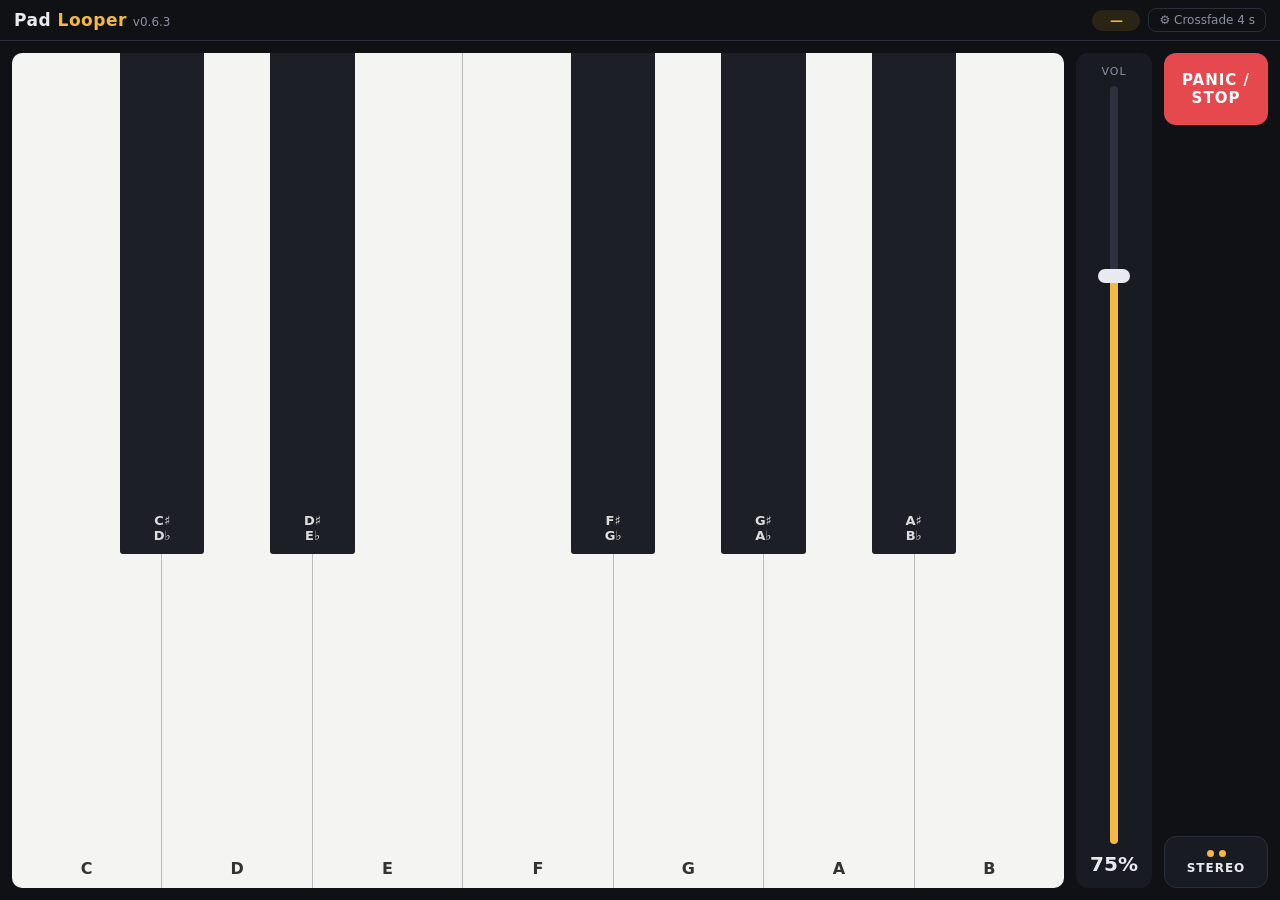
<file: index.html>
<!DOCTYPE html>
<html lang="en">
<head>
  <!-- Pad Looper: worship pad player. 12 keys, looping pads, crossfades, offline-capable. -->
  <meta charset="utf-8">
  <meta name="viewport" content="width=device-width, initial-scale=1, viewport-fit=cover">
  <meta name="theme-color" content="#0f1115">
  <!-- Declares the page as already dark, so browser auto-dark modes don't recolour it (e.g. white keys) -->
  <meta name="color-scheme" content="dark">
  <meta name="mobile-web-app-capable" content="yes">
  <meta name="apple-mobile-web-app-capable" content="yes">
  <meta name="apple-mobile-web-app-status-bar-style" content="black-translucent">
  <meta name="apple-mobile-web-app-title" content="Pad Looper">
  <meta name="description" content="Looping worship pads in all 12 keys, with crossfades.">
  <title>Pad Looper</title>
  <link rel="manifest" href="manifest.webmanifest">
  <link rel="icon" href="icons/icon.svg" type="image/svg+xml">
  <link rel="apple-touch-icon" sizes="180x180" href="icons/apple-touch-icon.png">
  <link rel="stylesheet" href="css/style.css">
  <script type="module" src="js/main.js"></script>
</head>
<body>
  <div class="app">
    <header class="topbar">
      <div class="brand">
        <h1 class="app-title">Pad <span>Looper</span></h1>
        <span class="app-version">v0.6.3</span> <!-- bump with CHANGELOG.md on each release -->
      </div>
      <div class="topbar-right">
        <span id="now-playing" class="now-playing" title="Now playing">—</span>
        <button id="settings-button" class="settings-button" aria-label="Settings">
          ⚙ <span class="long-label">Crossfade </span><span id="settings-crossfade-label">4 s</span>
        </button>
      </div>
    </header>

    <main class="main">
      <div id="keyboard" class="keyboard" aria-label="Keys"></div>

      <aside class="side">
        <button id="panic" class="panic" aria-label="Panic: stop all sound">PANIC /<br>STOP</button>
        <div class="volume">
          <small>Vol</small>
          <div id="volume-slider" class="v-slider" role="slider" tabindex="0" aria-label="Volume"
               aria-valuemin="0" aria-valuemax="100" aria-orientation="vertical">
            <div class="v-slider-fill"></div>
            <div class="v-slider-thumb"></div>
          </div>
          <span id="volume-label" class="volume-label">75%</span>
        </div>
        <button id="output-toggle" class="output-toggle" data-mode="stereo">
          <span class="dots"><i></i><i></i></span>
          <span class="mode-label">STEREO</span>
        </button>
      </aside>
    </main>
  </div>

  <dialog id="settings-dialog" class="settings-dialog">
    <form method="dialog">
      <header class="dialog-header">
        <h2>Settings</h2>
        <button class="close-button" aria-label="Close">✕</button>
      </header>

      <section>
        <label for="crossfade-input">Crossfade <output id="crossfade-value">4 s</output></label>
        <input id="crossfade-input" type="range" min="0" max="20" step="0.5" value="4">
        <p class="hint">Also used when starting from silence and fading out.</p>
      </section>

      <section>
        <h3>Offline</h3>
        <p id="offline-status" class="hint">Checking…</p>
        <button id="offline-button" type="button" class="primary-button">Download for offline</button>
        <progress id="offline-progress" max="1" value="0" hidden></progress>
        <p class="hint">Tip: add Pad Looper to your home screen so saved pads aren't cleared by the browser.</p>
      </section>

      <section>
        <h3>Credits</h3>
        <p class="hint">Pads by <a href="https://pixabay.com/users/arisen_worship-49256057" target="_blank" rel="noopener">Arisen Worship</a> on Pixabay. Thank you!</p>
        <p class="hint">Pad Looper © 2026 Tim Koh, licensed under <a href="https://creativecommons.org/licenses/by-nc-sa/4.0/" target="_blank" rel="noopener">CC BY-NC-SA 4.0</a>. Free to share with credit; not for sale.</p>
      </section>
    </form>
  </dialog>

  <div id="toast" class="toast" role="status" aria-live="polite"></div>
</body>
</html>
</file>
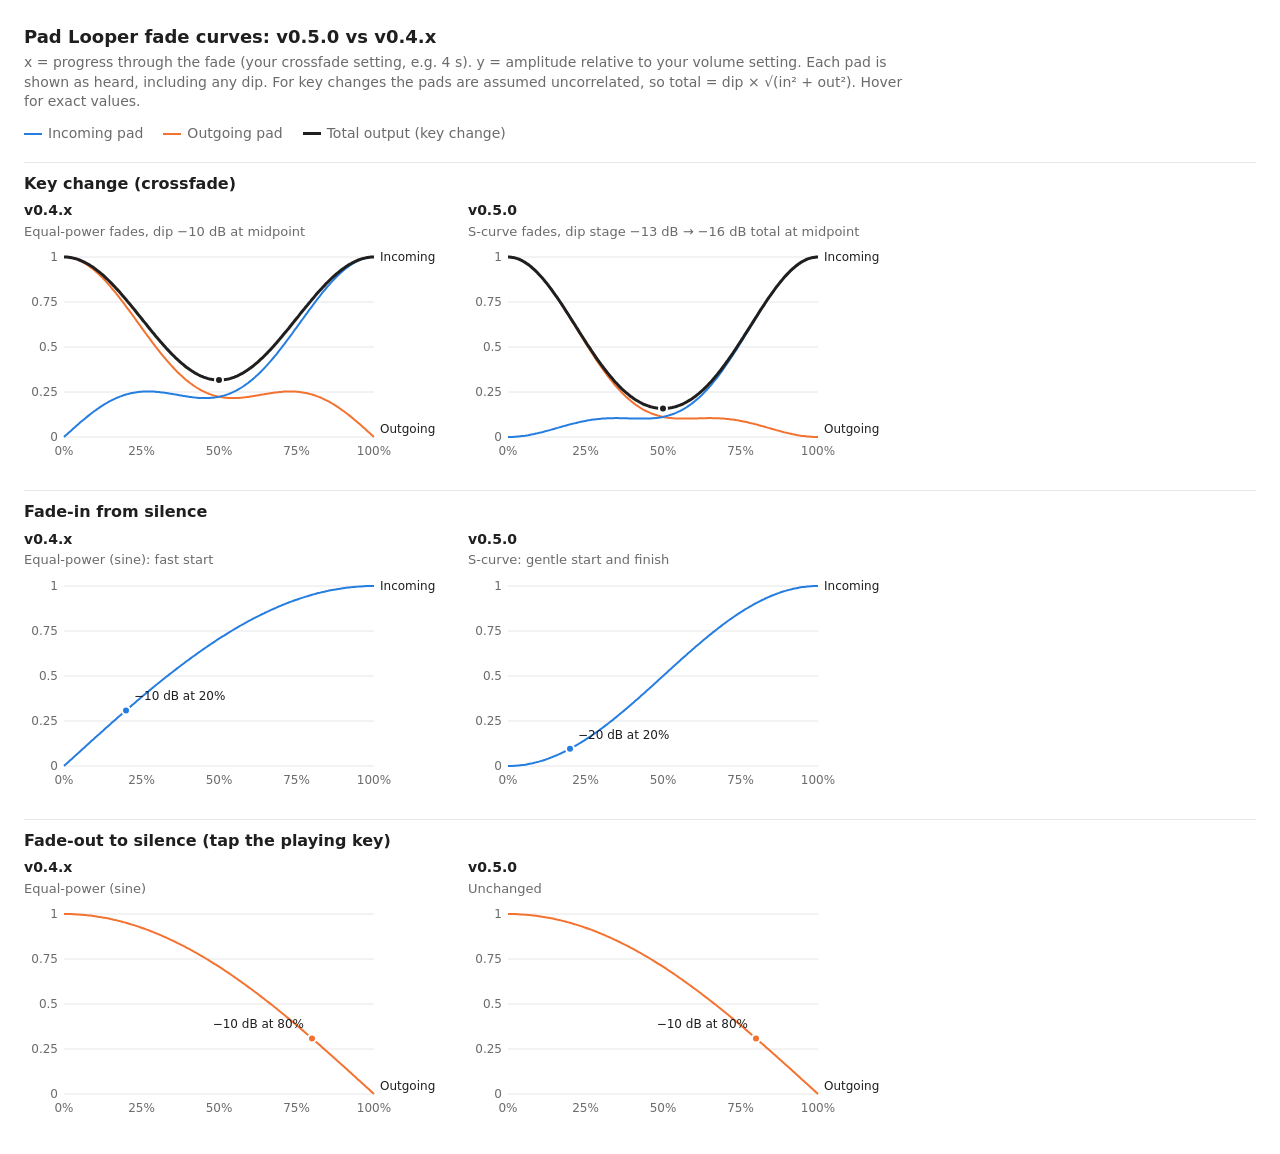
<file: docs/fade-curves-v0.5.0.html>
<!doctype html>
<!-- fade-curves-v0.5.0.html — Design reference: Pad Looper fade envelopes in v0.5.0 vs v0.4.x, per fade type. -->
<html lang="en">
<head>
<meta charset="utf-8">
<title>Pad Looper fade curves (v0.5.0)</title>
<style>
  :root {
    --surface: #ffffff; --text-primary: #1f1f1f; --text-secondary: #6b6b6b; --grid: #e6e6e6;
    --series-in: #257de0; --series-out: #f47230; --series-total: #1f1f1f;
  }
  body { margin: 0; padding: 24px; background: var(--surface); color: var(--text-primary);
         font: 14px/1.4 system-ui, -apple-system, "Segoe UI", sans-serif; }
  h1 { font-size: 18px; margin: 0 0 4px; }
  .sub { color: var(--text-secondary); margin: 0 0 12px; max-width: 900px; }
  .legend { display: flex; gap: 20px; margin-bottom: 8px; color: var(--text-secondary); }
  .legend span { display: inline-flex; align-items: center; gap: 6px; }
  .legend i { width: 18px; height: 0; border-top: 2px solid; display: inline-block; }
  section { margin-top: 18px; }
  section > h2 { font-size: 16px; margin: 0 0 6px; padding-top: 10px; border-top: 1px solid var(--grid); }
  .panels { display: flex; gap: 24px; flex-wrap: wrap; }
  .panel h3 { font-size: 14px; margin: 0 0 2px; }
  .panel p { margin: 0 0 6px; color: var(--text-secondary); font-size: 13px; }
  svg { overflow: visible; }
  svg text { fill: var(--text-secondary); font-size: 12px; }
  .label { fill: var(--text-primary); font-size: 12px; }
  .tip { position: fixed; pointer-events: none; background: #fff; border: 1px solid #ccc; border-radius: 6px;
         padding: 6px 8px; font-size: 12px; display: none; }
</style>
</head>
<body>
<h1>Pad Looper fade curves: v0.5.0 vs v0.4.x</h1>
<p class="sub">x = progress through the fade (your crossfade setting, e.g. 4 s). y = amplitude relative to your volume setting. Each pad is shown as heard, including any dip. For key changes the pads are assumed uncorrelated, so total = dip × √(in² + out²). Hover for exact values.</p>
<div class="legend">
  <span><i style="border-color:var(--series-in)"></i>Incoming pad</span>
  <span><i style="border-color:var(--series-out)"></i>Outgoing pad</span>
  <span><i style="border-color:var(--series-total);border-top-width:3px"></i>Total output (key change)</span>
</div>
<div id="rows"></div>
<div class="tip" id="tip"></div>
<script>
/** Envelope models matching js/audioEngine.js in v0.4.x and v0.5.0. */
const db = a => 20 * Math.log10(Math.max(a, 1e-6));
const fromDb = d => 10 ** (d / 20);
const ease = t => (1 - Math.cos(t * Math.PI)) / 2;
const sineIn = t => Math.sin(t * Math.PI / 2);
const sineOut = t => Math.cos(t * Math.PI / 2);
const dip = (t, low) => t < 0.5 ? 1 + (low - 1) * ease(t * 2) : low + (1 - low) * ease(t * 2 - 1);

const ROWS = [
  { title: 'Key change (crossfade)', panels: [
    { title: 'v0.4.x', note: 'Equal-power fades, dip −10 dB at midpoint',
      inc: sineIn, out: sineOut, low: fromDb(-10), marks: [0.5] },
    { title: 'v0.5.0', note: 'S-curve fades, dip stage −13 dB → −16 dB total at midpoint',
      inc: ease, out: t => 1 - ease(t), low: fromDb(-13), marks: [0.5] },
  ] },
  { title: 'Fade-in from silence', panels: [
    { title: 'v0.4.x', note: 'Equal-power (sine): fast start', inc: sineIn, marks: [0.2] },
    { title: 'v0.5.0', note: 'S-curve: gentle start and finish', inc: ease, marks: [0.2] },
  ] },
  { title: 'Fade-out to silence (tap the playing key)', panels: [
    { title: 'v0.4.x', note: 'Equal-power (sine)', out: sineOut, marks: [0.8] },
    { title: 'v0.5.0', note: 'Unchanged', out: sineOut, marks: [0.8] },
  ] },
];

const W = 420, H = 220, M = { l: 40, r: 70, t: 10, b: 30 };
const x = t => M.l + t * (W - M.l - M.r);
const y = a => M.t + (1 - a) * (H - M.t - M.b);
const N = 200;
const tip = document.getElementById('tip');
const fmt = a => `${a.toFixed(2)} (${a > 1e-5 ? db(a).toFixed(1) + ' dB' : 'silent'})`;

/** Samples one panel's envelopes at N+1 points. */
function sample(model) {
  const isKeyChange = model.inc && model.out;
  return Array.from({ length: N + 1 }, (_, i) => {
    const t = i / N, d = isKeyChange ? dip(t, model.low) : 1;
    const inc = model.inc ? model.inc(t) : 0, out = model.out ? model.out(t) : 0;
    return { t, inc: inc * d, out: out * d, total: d * Math.hypot(inc, out) };
  });
}

/** Builds one panel's SVG and hover behaviour. */
function renderPanel(model) {
  const pts = sample(model);
  const isKeyChange = model.inc && model.out;
  const path = key => pts.map((p, i) => `${i ? 'L' : 'M'}${x(p.t).toFixed(1)},${y(p[key]).toFixed(1)}`).join('');
  const grid = [0, 0.25, 0.5, 0.75, 1].map(a =>
    `<line x1="${M.l}" x2="${W - M.r}" y1="${y(a)}" y2="${y(a)}" stroke="var(--grid)"/>` +
    `<text x="${M.l - 6}" y="${y(a) + 4}" text-anchor="end">${a}</text>`).join('');
  const xTicks = [0, 0.25, 0.5, 0.75, 1].map(t =>
    `<text x="${x(t)}" y="${H - M.b + 18}" text-anchor="middle">${t * 100}%</text>`).join('');
  const lines = [
    model.out && `<path d="${path('out')}" fill="none" stroke="var(--series-out)" stroke-width="2"/>`,
    model.inc && `<path d="${path('inc')}" fill="none" stroke="var(--series-in)" stroke-width="2"/>`,
    isKeyChange && `<path d="${path('total')}" fill="none" stroke="var(--series-total)" stroke-width="3"/>`,
  ].filter(Boolean).join('');
  const marks = model.marks.map(t => {
    const p = pts[Math.round(t * N)], a = p.total;
    const color = isKeyChange ? 'var(--series-total)' : model.inc ? 'var(--series-in)' : 'var(--series-out)';
    const below = !isKeyChange && a > 0.5;
    const dot = `<circle cx="${x(t)}" cy="${y(a)}" r="4" fill="${color}" stroke="#fff" stroke-width="2"/>`;
    if (isKeyChange) return dot;
    return dot +
      `<text class="label" x="${x(t) + (isKeyChange ? 0 : model.inc ? 8 : -8)}" y="${y(a) + (below ? 18 : -10)}"` +
      ` text-anchor="${isKeyChange ? 'middle' : model.inc ? 'start' : 'end'}">${db(a).toFixed(0).replace('-', '−')} dB at ${t * 100}%</text>`;
  }).join('');
  const endLabels = [
    model.inc && `<text class="label" x="${x(1) + 6}" y="${y(1) + 4}">Incoming</text>`,
    model.out && `<text class="label" x="${x(1) + 6}" y="${y(0) - 4}">Outgoing</text>`,
  ].filter(Boolean).join('');

  const panel = document.createElement('div');
  panel.className = 'panel';
  panel.innerHTML = `<h3>${model.title}</h3><p>${model.note}</p>
    <svg width="${W}" height="${H}" role="img" aria-label="${model.title}: ${model.note}">
      ${grid}${xTicks}${lines}${marks}${endLabels}
      <line class="cross" y1="${M.t}" y2="${H - M.b}" stroke="#999" stroke-dasharray="3 3" visibility="hidden"/>
      <rect x="${M.l}" y="${M.t}" width="${W - M.l - M.r}" height="${H - M.t - M.b}" fill="transparent"/>
    </svg>`;

  const svg = panel.querySelector('svg'), cross = panel.querySelector('.cross');
  svg.addEventListener('pointermove', e => {
    const r = svg.getBoundingClientRect();
    const t = Math.min(1, Math.max(0, (e.clientX - r.left - M.l) / (W - M.l - M.r)));
    const p = pts[Math.round(t * N)];
    cross.setAttribute('x1', x(p.t)); cross.setAttribute('x2', x(p.t)); cross.setAttribute('visibility', 'visible');
    tip.style.display = 'block'; tip.style.left = `${e.clientX + 12}px`; tip.style.top = `${e.clientY + 12}px`;
    tip.innerHTML = [`<b>${(p.t * 100).toFixed(0)}%</b>`,
      model.inc && `Incoming ${fmt(p.inc)}`, model.out && `Outgoing ${fmt(p.out)}`,
      isKeyChange && `Total ${fmt(p.total)}`].filter(Boolean).join('<br>');
  });
  svg.addEventListener('pointerleave', () => { tip.style.display = 'none'; cross.setAttribute('visibility', 'hidden'); });
  return panel;
}

for (const row of ROWS) {
  const section = document.createElement('section');
  section.innerHTML = `<h2>${row.title}</h2><div class="panels"></div>`;
  row.panels.forEach(model => section.querySelector('.panels').appendChild(renderPanel(model)));
  document.getElementById('rows').appendChild(section);
}
</script>
</body>
</html>
</file>
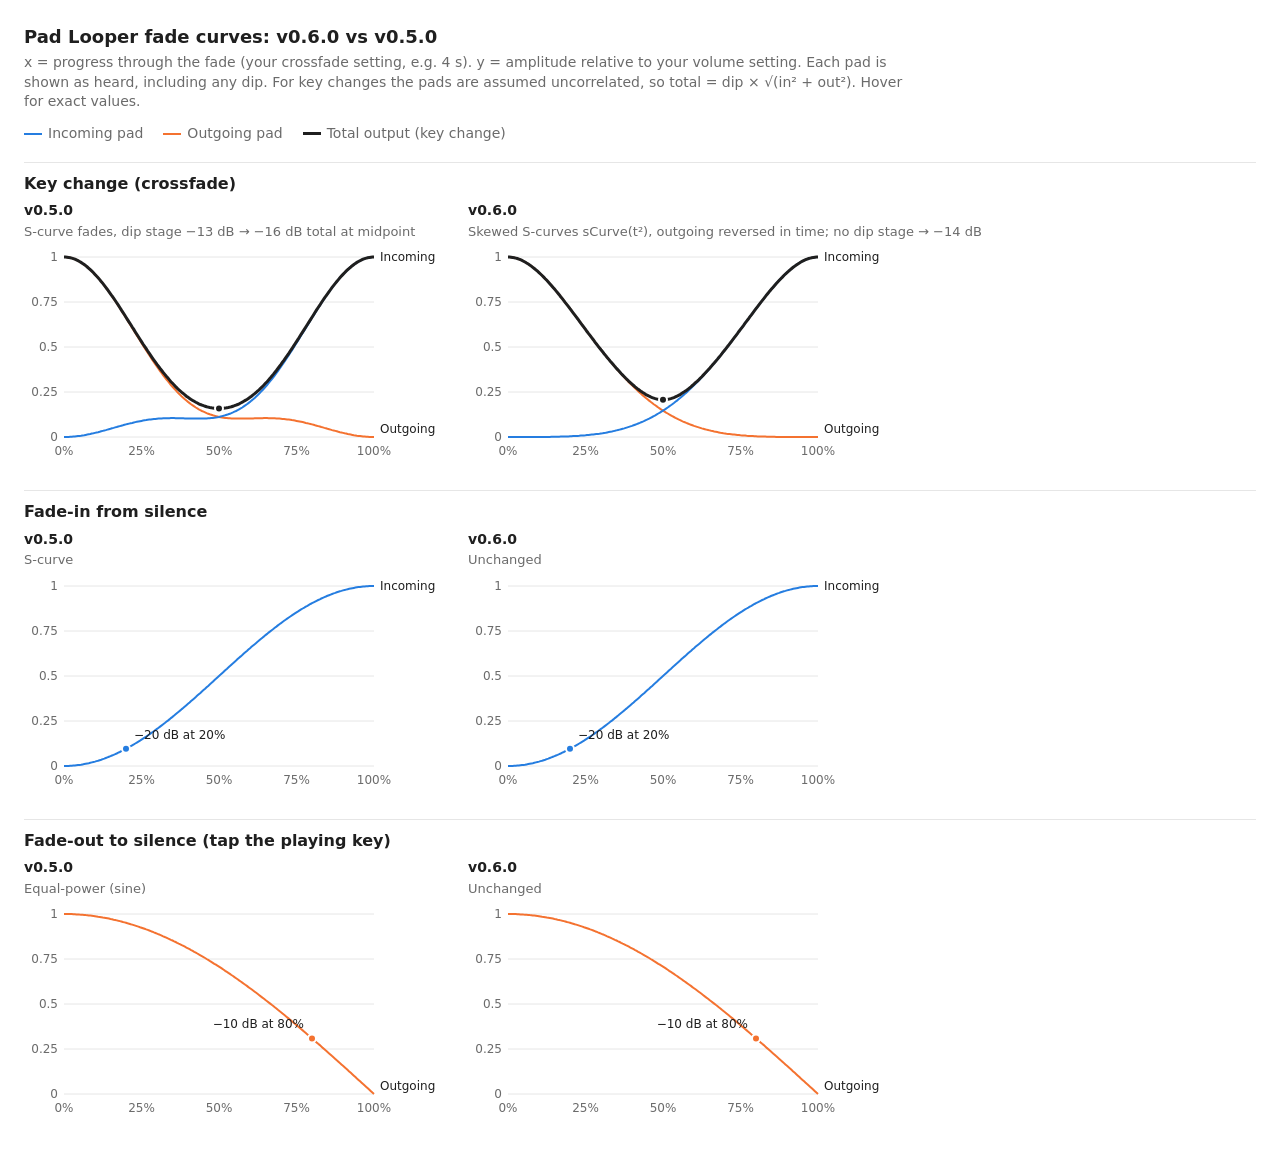
<file: docs/fade-curves-v0.6.0.html>
<!doctype html>
<!-- fade-curves-v0.6.0.html — Design reference: Pad Looper fade envelopes in v0.6.0 vs v0.5.0, per fade type. -->
<html lang="en">
<head>
<meta charset="utf-8">
<title>Pad Looper fade curves (v0.6.0)</title>
<style>
  :root {
    --surface: #ffffff; --text-primary: #1f1f1f; --text-secondary: #6b6b6b; --grid: #e6e6e6;
    --series-in: #257de0; --series-out: #f47230; --series-total: #1f1f1f;
  }
  body { margin: 0; padding: 24px; background: var(--surface); color: var(--text-primary);
         font: 14px/1.4 system-ui, -apple-system, "Segoe UI", sans-serif; }
  h1 { font-size: 18px; margin: 0 0 4px; }
  .sub { color: var(--text-secondary); margin: 0 0 12px; max-width: 900px; }
  .legend { display: flex; gap: 20px; margin-bottom: 8px; color: var(--text-secondary); }
  .legend span { display: inline-flex; align-items: center; gap: 6px; }
  .legend i { width: 18px; height: 0; border-top: 2px solid; display: inline-block; }
  section { margin-top: 18px; }
  section > h2 { font-size: 16px; margin: 0 0 6px; padding-top: 10px; border-top: 1px solid var(--grid); }
  .panels { display: flex; gap: 24px; flex-wrap: wrap; }
  .panel h3 { font-size: 14px; margin: 0 0 2px; }
  .panel p { margin: 0 0 6px; color: var(--text-secondary); font-size: 13px; }
  svg { overflow: visible; }
  svg text { fill: var(--text-secondary); font-size: 12px; }
  .label { fill: var(--text-primary); font-size: 12px; }
  .tip { position: fixed; pointer-events: none; background: #fff; border: 1px solid #ccc; border-radius: 6px;
         padding: 6px 8px; font-size: 12px; display: none; }
</style>
</head>
<body>
<h1>Pad Looper fade curves: v0.6.0 vs v0.5.0</h1>
<p class="sub">x = progress through the fade (your crossfade setting, e.g. 4 s). y = amplitude relative to your volume setting. Each pad is shown as heard, including any dip. For key changes the pads are assumed uncorrelated, so total = dip × √(in² + out²). Hover for exact values.</p>
<div class="legend">
  <span><i style="border-color:var(--series-in)"></i>Incoming pad</span>
  <span><i style="border-color:var(--series-out)"></i>Outgoing pad</span>
  <span><i style="border-color:var(--series-total);border-top-width:3px"></i>Total output (key change)</span>
</div>
<div id="rows"></div>
<div class="tip" id="tip"></div>
<script>
/** Envelope models matching js/audioEngine.js in v0.5.0 and v0.6.0. */
const db = a => 20 * Math.log10(Math.max(a, 1e-6));
const fromDb = d => 10 ** (d / 20);
const ease = t => (1 - Math.cos(t * Math.PI)) / 2;
const sineIn = t => Math.sin(t * Math.PI / 2);
const sineOut = t => Math.cos(t * Math.PI / 2);
const dip = (t, low) => t < 0.5 ? 1 + (low - 1) * ease(t * 2) : low + (1 - low) * ease(t * 2 - 1);

const skewed = t => ease(t * t);
const ROWS = [
  { title: 'Key change (crossfade)', panels: [
    { title: 'v0.5.0', note: 'S-curve fades, dip stage −13 dB → −16 dB total at midpoint',
      inc: ease, out: t => 1 - ease(t), low: fromDb(-13), marks: [0.5] },
    { title: 'v0.6.0', note: 'Skewed S-curves sCurve(t²), outgoing reversed in time; no dip stage → −14 dB',
      inc: skewed, out: t => skewed(1 - t), low: 1, marks: [0.5] },
  ] },
  { title: 'Fade-in from silence', panels: [
    { title: 'v0.5.0', note: 'S-curve', inc: ease, marks: [0.2] },
    { title: 'v0.6.0', note: 'Unchanged', inc: ease, marks: [0.2] },
  ] },
  { title: 'Fade-out to silence (tap the playing key)', panels: [
    { title: 'v0.5.0', note: 'Equal-power (sine)', out: sineOut, marks: [0.8] },
    { title: 'v0.6.0', note: 'Unchanged', out: sineOut, marks: [0.8] },
  ] },
];

const W = 420, H = 220, M = { l: 40, r: 70, t: 10, b: 30 };
const x = t => M.l + t * (W - M.l - M.r);
const y = a => M.t + (1 - a) * (H - M.t - M.b);
const N = 200;
const tip = document.getElementById('tip');
const fmt = a => `${a.toFixed(2)} (${a > 1e-5 ? db(a).toFixed(1) + ' dB' : 'silent'})`;

/** Samples one panel's envelopes at N+1 points. */
function sample(model) {
  const isKeyChange = model.inc && model.out;
  return Array.from({ length: N + 1 }, (_, i) => {
    const t = i / N, d = isKeyChange ? dip(t, model.low) : 1;
    const inc = model.inc ? model.inc(t) : 0, out = model.out ? model.out(t) : 0;
    return { t, inc: inc * d, out: out * d, total: d * Math.hypot(inc, out) };
  });
}

/** Builds one panel's SVG and hover behaviour. */
function renderPanel(model) {
  const pts = sample(model);
  const isKeyChange = model.inc && model.out;
  const path = key => pts.map((p, i) => `${i ? 'L' : 'M'}${x(p.t).toFixed(1)},${y(p[key]).toFixed(1)}`).join('');
  const grid = [0, 0.25, 0.5, 0.75, 1].map(a =>
    `<line x1="${M.l}" x2="${W - M.r}" y1="${y(a)}" y2="${y(a)}" stroke="var(--grid)"/>` +
    `<text x="${M.l - 6}" y="${y(a) + 4}" text-anchor="end">${a}</text>`).join('');
  const xTicks = [0, 0.25, 0.5, 0.75, 1].map(t =>
    `<text x="${x(t)}" y="${H - M.b + 18}" text-anchor="middle">${t * 100}%</text>`).join('');
  const lines = [
    model.out && `<path d="${path('out')}" fill="none" stroke="var(--series-out)" stroke-width="2"/>`,
    model.inc && `<path d="${path('inc')}" fill="none" stroke="var(--series-in)" stroke-width="2"/>`,
    isKeyChange && `<path d="${path('total')}" fill="none" stroke="var(--series-total)" stroke-width="3"/>`,
  ].filter(Boolean).join('');
  const marks = model.marks.map(t => {
    const p = pts[Math.round(t * N)], a = p.total;
    const color = isKeyChange ? 'var(--series-total)' : model.inc ? 'var(--series-in)' : 'var(--series-out)';
    const below = !isKeyChange && a > 0.5;
    const dot = `<circle cx="${x(t)}" cy="${y(a)}" r="4" fill="${color}" stroke="#fff" stroke-width="2"/>`;
    if (isKeyChange) return dot;
    return dot +
      `<text class="label" x="${x(t) + (isKeyChange ? 0 : model.inc ? 8 : -8)}" y="${y(a) + (below ? 18 : -10)}"` +
      ` text-anchor="${isKeyChange ? 'middle' : model.inc ? 'start' : 'end'}">${db(a).toFixed(0).replace('-', '−')} dB at ${t * 100}%</text>`;
  }).join('');
  const endLabels = [
    model.inc && `<text class="label" x="${x(1) + 6}" y="${y(1) + 4}">Incoming</text>`,
    model.out && `<text class="label" x="${x(1) + 6}" y="${y(0) - 4}">Outgoing</text>`,
  ].filter(Boolean).join('');

  const panel = document.createElement('div');
  panel.className = 'panel';
  panel.innerHTML = `<h3>${model.title}</h3><p>${model.note}</p>
    <svg width="${W}" height="${H}" role="img" aria-label="${model.title}: ${model.note}">
      ${grid}${xTicks}${lines}${marks}${endLabels}
      <line class="cross" y1="${M.t}" y2="${H - M.b}" stroke="#999" stroke-dasharray="3 3" visibility="hidden"/>
      <rect x="${M.l}" y="${M.t}" width="${W - M.l - M.r}" height="${H - M.t - M.b}" fill="transparent"/>
    </svg>`;

  const svg = panel.querySelector('svg'), cross = panel.querySelector('.cross');
  svg.addEventListener('pointermove', e => {
    const r = svg.getBoundingClientRect();
    const t = Math.min(1, Math.max(0, (e.clientX - r.left - M.l) / (W - M.l - M.r)));
    const p = pts[Math.round(t * N)];
    cross.setAttribute('x1', x(p.t)); cross.setAttribute('x2', x(p.t)); cross.setAttribute('visibility', 'visible');
    tip.style.display = 'block'; tip.style.left = `${e.clientX + 12}px`; tip.style.top = `${e.clientY + 12}px`;
    tip.innerHTML = [`<b>${(p.t * 100).toFixed(0)}%</b>`,
      model.inc && `Incoming ${fmt(p.inc)}`, model.out && `Outgoing ${fmt(p.out)}`,
      isKeyChange && `Total ${fmt(p.total)}`].filter(Boolean).join('<br>');
  });
  svg.addEventListener('pointerleave', () => { tip.style.display = 'none'; cross.setAttribute('visibility', 'hidden'); });
  return panel;
}

for (const row of ROWS) {
  const section = document.createElement('section');
  section.innerHTML = `<h2>${row.title}</h2><div class="panels"></div>`;
  row.panels.forEach(model => section.querySelector('.panels').appendChild(renderPanel(model)));
  document.getElementById('rows').appendChild(section);
}
</script>
</body>
</html>
</file>
<file: css/style.css>
/*
 * style.css — Pad Looper layout and theme. Flat design: no shadows or glows.
 * Landscape: horizontal keyboard. Portrait: keyboard rotated 90° anticlockwise
 * (C at bottom, black keys on the left), built as a vertical layout so labels stay upright.
 */

:root {
  color-scheme: dark; /* page is dark by design; stops browser auto-dark from inverting colours */
  --bg: #0f1115;
  --panel: #181b22;
  --border: #2a2e39;
  --text: #e8eaf0;
  --muted: #8a90a0;
  --accent: #f5b942;
  --accent-dim: #b8914a;
  --white-key: #f4f4f2;
  --black-key: #1c1f26;
  --danger: #e5484d;
}

* { box-sizing: border-box; }

html, body {
  margin: 0;
  height: 100%;
  background: var(--bg);
  color: var(--text);
  font-family: system-ui, -apple-system, "Segoe UI", Roboto, sans-serif;
  overscroll-behavior: none;
}

button { font: inherit; color: inherit; }

/* Whole-screen app; safe-area padding keeps controls clear of notches */
.app {
  height: 100vh;
  height: 100dvh;
  display: flex;
  flex-direction: column;
  padding: env(safe-area-inset-top) env(safe-area-inset-right) env(safe-area-inset-bottom) env(safe-area-inset-left);
  user-select: none;
  -webkit-user-select: none;
  -webkit-touch-callout: none;
  touch-action: manipulation;
}

/* ---------- Top bar ---------- */
.topbar {
  display: flex; justify-content: space-between; align-items: center;
  padding: 8px 14px; border-bottom: 1px solid var(--border);
  font-size: 13px; color: var(--muted);
}
.app-title { margin: 0; font-size: 17px; font-weight: 800; letter-spacing: .5px; color: var(--text); }
.app-title span { color: var(--accent); }
.brand { display: flex; align-items: baseline; gap: 6px; }
.app-version { font-size: 12px; color: var(--muted); font-variant-numeric: tabular-nums; }
.topbar-right { display: flex; align-items: center; gap: 8px; }
.now-playing {
  min-width: 48px; padding: 3px 10px; border-radius: 999px; text-align: center;
  background: #2a2414; color: var(--accent); font-weight: 700;
}
.settings-button {
  background: none; border: 1px solid var(--border); border-radius: 8px;
  padding: 4px 10px; font-size: 12px; cursor: pointer;
}

.main { flex: 1; display: flex; gap: 12px; padding: 12px; min-height: 0; }

/* ---------- Keyboard (landscape: C on the left) ---------- */
.keyboard { flex: 1; position: relative; display: flex; border-radius: 10px; overflow: hidden; }
.key {
  border: none; cursor: pointer; font-weight: 600;
  display: flex; justify-content: center; align-items: flex-end; padding: 10px;
  transition: background-color .15s;
}
.key-label { display: flex; flex-direction: column; align-items: center; line-height: 1.2; }
.key-label .sep { display: none; }
/* --key-rest / --key-rest-text: the key's normal look, also used by the fading pulse */
.white {
  --key-rest: var(--white-key); --key-rest-text: #333;
  flex: 1; background: var(--key-rest); color: var(--key-rest-text); border-right: 1px solid #bbb;
}
.white:last-child { border-right: none; }
.black {
  --key-rest: var(--black-key); --key-rest-text: #ddd;
  position: absolute; z-index: 2; background: var(--key-rest); color: var(--key-rest-text); font-size: 13px;
  top: 0; height: 60%; width: 8%; left: calc(var(--pos) * 100% / 7 - 4%);
  border-radius: 0 0 3px 3px;
}
.key.unavailable { cursor: not-allowed; }
.white.unavailable { background: #c9c9c6; color: #888; }
.black.unavailable { background: #3a3e48; color: #777; }

.key.active { background: var(--accent); color: #000; }
/* Outgoing key pulses between dim gold and its normal look (opaque, so nothing shows through) */
.key.fading { animation: fade-pulse .8s ease-in-out infinite alternate; }
@keyframes fade-pulse {
  from { background-color: var(--accent-dim); color: #000; }
  to   { background-color: var(--key-rest); color: var(--key-rest-text); }
}
/* Ignored tap (two pads already crossfading): gold glow fading slowly back to the key's current look */
.key.ignored { animation: ignored-glow .9s ease-out; }
@keyframes ignored-glow {
  from { background-color: var(--accent); color: #000; }
}

/* ---------- Side panel ----------
 * Landscape: volume slider gets the full height; PANIC / STOP (top) and output toggle (bottom) sit at the screen edge.
 * Portrait (see media query): single column PANIC / STOP → volume → output. */
.side {
  display: grid; gap: 12px;
  grid-template-columns: 76px 104px;
  grid-template-rows: auto 1fr auto;
  grid-template-areas:
    "volume panic"
    "volume ."
    "volume output";
}
.side .panic { grid-area: panic; }
.side .volume { grid-area: volume; }
.side .output-toggle { grid-area: output; }
.panic {
  height: 72px; border: none; border-radius: 12px; cursor: pointer;
  background: var(--danger); color: #fff; font-weight: 800; letter-spacing: 1px; font-size: 15px; line-height: 1.2;
}
.panic:active { filter: brightness(.8); }

.volume {
  flex: 1; min-height: 0; display: flex; flex-direction: column; align-items: center; gap: 8px;
  background: var(--panel); border-radius: 12px; padding: 12px 0;
}
.volume small { color: var(--muted); font-size: 11px; text-transform: uppercase; letter-spacing: 1px; }
.volume-label { font-size: 20px; font-weight: 700; font-variant-numeric: tabular-nums; }

/* Custom vertical slider (native vertical ranges are inconsistent across mobile browsers) */
.v-slider {
  --value: .75;
  position: relative; flex: 1; width: 44px; cursor: ns-resize; touch-action: none;
  display: flex; justify-content: center; outline: none;
}
.v-slider::before { /* track */
  content: ""; position: absolute; top: 0; bottom: 0; width: 8px; border-radius: 4px; background: #2c313d;
}
.v-slider-fill {
  position: absolute; bottom: 0; width: 8px; border-radius: 4px; background: var(--accent);
  height: calc(var(--value) * 100%);
}
.v-slider-thumb {
  position: absolute; width: 32px; height: 14px; border-radius: 7px; background: var(--text);
  bottom: calc(var(--value) * 100%); transform: translateY(50%);
}
.v-slider:focus-visible .v-slider-thumb { outline: 2px solid var(--accent); outline-offset: 2px; }

.output-toggle {
  height: 52px; border: 1px solid var(--border); border-radius: 12px; cursor: pointer;
  background: var(--panel); font-size: 12px; font-weight: 700; letter-spacing: 1px;
  display: flex; flex-direction: column; align-items: center; justify-content: center; gap: 4px;
}
.output-toggle .dots { display: flex; gap: 5px; }
.output-toggle .dots i { width: 7px; height: 7px; border-radius: 50%; background: var(--accent); }
.output-toggle[data-mode="mono"] .dots i + i { display: none; }

/* ---------- Portrait: keyboard rotated 90° anticlockwise ---------- */
@media (orientation: portrait) {
  .side { display: flex; flex-direction: column; width: 88px; }
  .settings-button .long-label { display: none; }
  .keyboard { flex-direction: column-reverse; }
  .white {
    border-right: none; border-top: 1px solid #bbb;
    justify-content: flex-end; align-items: center;
  }
  .white:last-child { border-top: none; }
  .black {
    top: auto; left: 0; width: 60%; height: 8%; bottom: calc(var(--pos) * 100% / 7 - 4%);
    border-radius: 0 3px 3px 0; justify-content: flex-end; align-items: center;
  }
  .key-label { flex-direction: row; }
  .key-label .sep { display: inline; }
}

/* ---------- Settings dialog ---------- */
.settings-dialog {
  width: min(420px, calc(100vw - 32px)); max-height: calc(100dvh - 32px);
  background: var(--panel); color: var(--text); border: 1px solid var(--border); border-radius: 14px; padding: 0;
}
.settings-dialog::backdrop { background: #000a; }
.settings-dialog form { padding: 16px 18px 8px; }
.dialog-header { display: flex; justify-content: space-between; align-items: center; }
.dialog-header h2 { margin: 0; font-size: 18px; }
.close-button { background: none; border: none; font-size: 18px; cursor: pointer; padding: 4px 8px; }
.settings-dialog section { border-top: 1px solid var(--border); margin-top: 14px; padding-top: 12px; }
.settings-dialog h3 { margin: 0 0 6px; font-size: 14px; }
.settings-dialog label { display: flex; justify-content: space-between; font-weight: 600; font-size: 14px; }
.settings-dialog input[type="range"] { width: 100%; accent-color: var(--accent); margin: 10px 0 4px; }
.settings-dialog progress { width: 100%; margin-top: 8px; accent-color: var(--accent); }
.settings-dialog a { color: var(--accent); }
.hint { color: var(--muted); font-size: 12px; margin: 4px 0; }
.primary-button {
  width: 100%; padding: 10px; margin-top: 6px; border: none; border-radius: 10px; cursor: pointer;
  background: var(--accent); color: #000; font-weight: 700;
}
.primary-button:disabled { background: #2c313d; color: var(--muted); cursor: default; }

/* ---------- Toast ---------- */
.toast {
  position: fixed; left: 50%; bottom: calc(20px + env(safe-area-inset-bottom)); transform: translateX(-50%);
  background: #2c313d; color: var(--text); padding: 10px 16px; border-radius: 10px; font-size: 14px;
  opacity: 0; pointer-events: none; transition: opacity .2s; max-width: calc(100vw - 32px); text-align: center;
}
.toast.visible { opacity: 1; }
</file>
